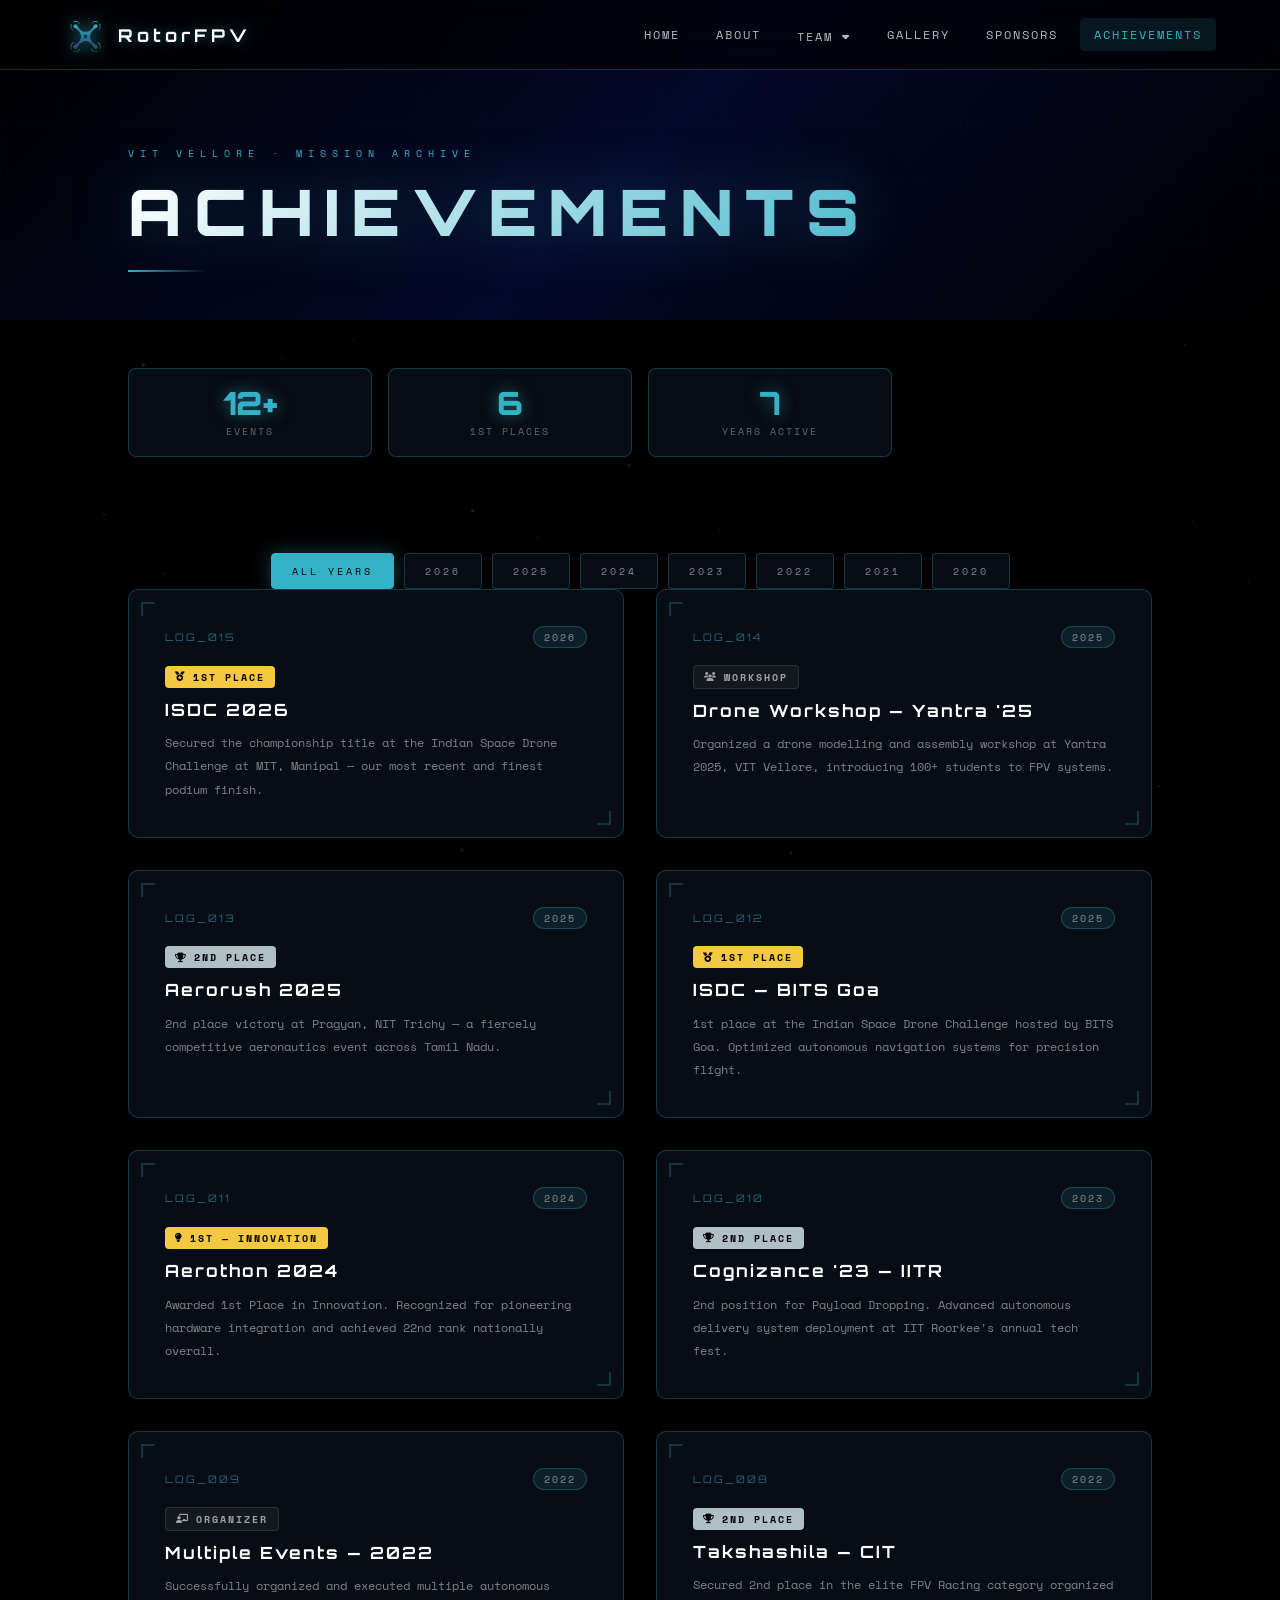
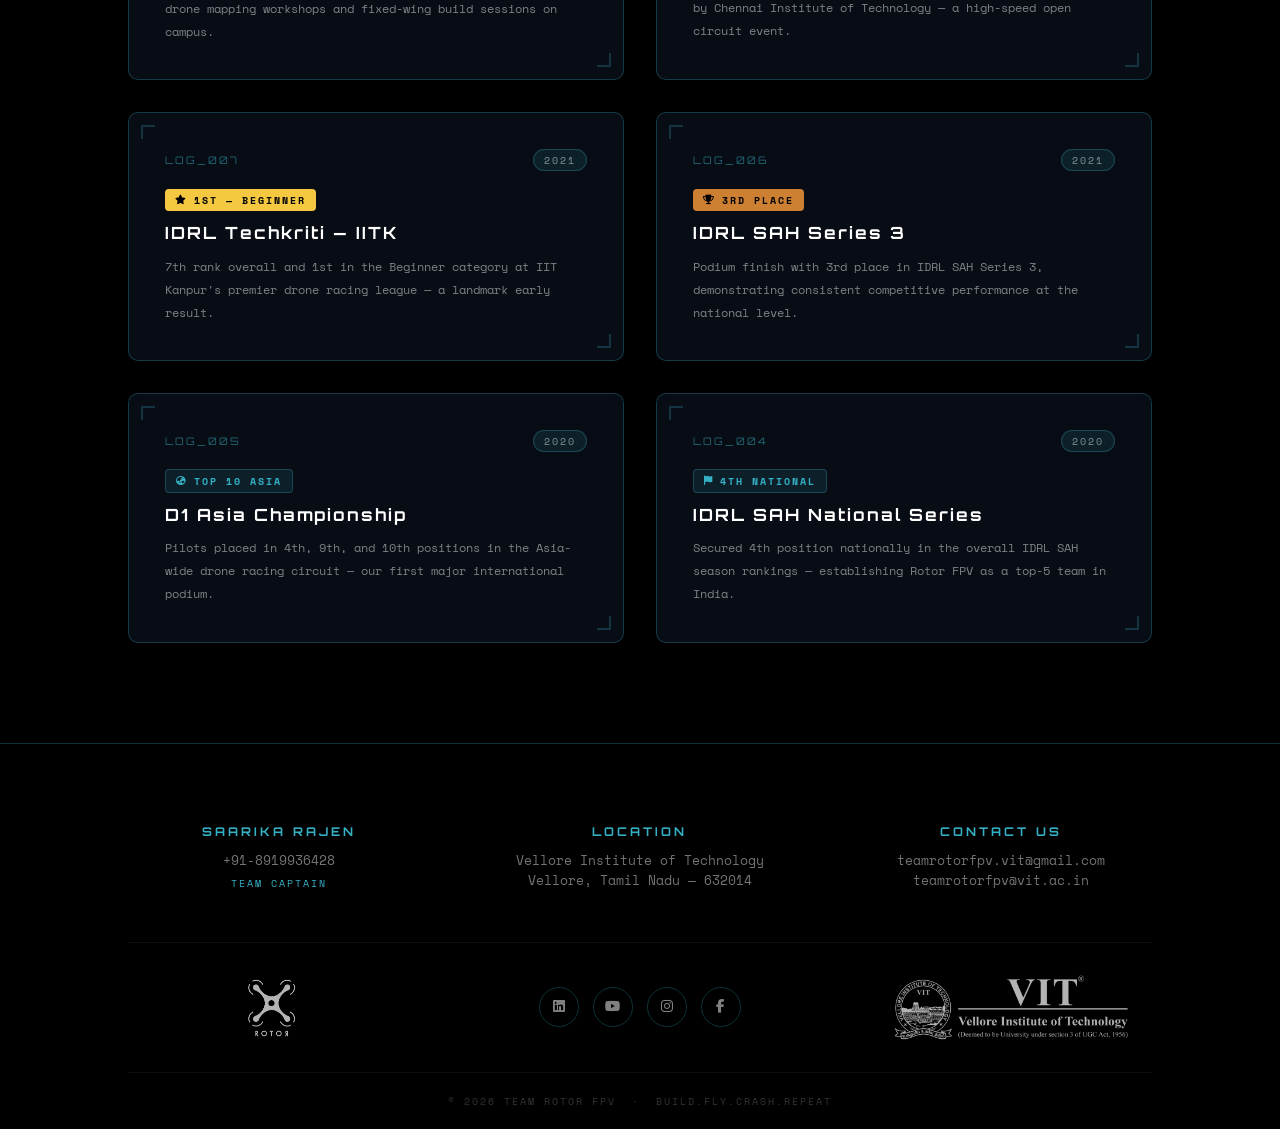
<file: achievements.html>
<!DOCTYPE html>
<html lang="en">
<head>
    <meta charset="UTF-8">
    <meta name="viewport" content="width=device-width, initial-scale=1.0">
    <title>Achievements | Team Rotor FPV</title>
    <link rel="stylesheet" href="https://cdnjs.cloudflare.com/ajax/libs/font-awesome/6.5.0/css/all.min.css">
    <link href="https://fonts.googleapis.com/css2?family=Michroma&family=Orbitron:wght@400;600;700;900&family=Space+Mono:wght@400;700&display=swap" rel="stylesheet">

    <style>
        /* ───── RESET & BASE ───── */
        *, *::before, *::after { box-sizing: border-box; margin: 0; padding: 0; }

        :root {
            --cyan: #35B1C6;
            --cyan-glow: rgba(53,177,198,0.55);
            --cyan-dim: rgba(53,177,198,0.12);
            --cyan-border: rgba(53,177,198,0.28);
            --dark-card: rgba(10,15,25,0.82);
            --gold: #f5c842;
            --silver: #b0bec5;
            --bronze: #cd7f32;
        }

        html { scroll-behavior: smooth; }

        body {
            margin: 0; padding: 0;
            background: #000;
            font-family: 'Space Mono', monospace;
            color: #fff;
            overflow-x: hidden;
        }

        /* ───── PARTICLES ───── */
        #particle-canvas {
            position: fixed;
            top: 0; left: 0;
            width: 100%; height: 100%;
            pointer-events: none;
            z-index: 0;
            opacity: 0.5;
        }

        /* ───── NAVBAR ───── */
        .navbar {
            position: fixed;
            top: 0; left: 0; right: 0;
            z-index: 1000;
            display: flex;
            align-items: center;
            justify-content: space-between;
            padding: 0 5%;
            height: 70px;
            background: rgba(0,0,0,0.6);
            backdrop-filter: blur(18px);
            border-bottom: 1px solid var(--cyan-border);
            transition: background 0.3s;
        }
        .navbar.scrolled { background: rgba(0,0,0,0.95); }

        .logo-section {
            display: flex; align-items: center; gap: 12px; text-decoration: none;
        }
        .logo {
            width: 42px; height: 42px;
            object-fit: contain;
            filter: drop-shadow(0 0 8px var(--cyan));
        }
        .brand-name {
            font-family: 'Orbitron', sans-serif;
            font-size: 1.1rem; font-weight: 700;
            letter-spacing: 4px; color: #fff;
            text-shadow: 0 0 12px var(--cyan-glow);
        }

        .nav-links {
            display: flex; align-items: center; gap: 8px;
        }
        .nav-links a, .dropbtn {
            font-family: 'Space Mono', monospace;
            font-size: 0.72rem; letter-spacing: 2px;
            text-transform: uppercase;
            color: rgba(255,255,255,0.72);
            text-decoration: none;
            padding: 8px 14px; border-radius: 4px;
            transition: all 0.25s; cursor: pointer;
            border: none; background: none;
        }
        .nav-links a:hover, .dropbtn:hover {
            color: var(--cyan); background: var(--cyan-dim);
        }
        .nav-links a.active {
            color: var(--cyan); background: var(--cyan-dim);
        }
        .dropdown { position: relative; }
        .dropdown-content {
            display: none; position: absolute;
            top: calc(100% + 8px); left: 50%;
            transform: translateX(-50%);
            background: rgba(0,0,0,0.96);
            border: 1px solid var(--cyan-border);
            border-radius: 8px; overflow: hidden;
            min-width: 120px; backdrop-filter: blur(20px);
        }
        .dropdown:hover .dropdown-content { display: block; }
        .dropdown-content a {
            display: block; padding: 10px 20px;
            font-size: 0.7rem; letter-spacing: 2px;
            color: rgba(255,255,255,0.7); transition: all 0.2s;
        }
        .dropdown-content a:hover {
            color: var(--cyan); background: var(--cyan-dim); padding-left: 28px;
        }

        /* HAMBURGER */
        .hamburger {
            display: none; flex-direction: column;
            gap: 5px; cursor: pointer; padding: 8px;
        }
        .hamburger span {
            display: block; width: 24px; height: 2px;
            background: var(--cyan); border-radius: 2px; transition: all 0.3s;
        }
        .hamburger.open span:nth-child(1) { transform: translateY(7px) rotate(45deg); }
        .hamburger.open span:nth-child(2) { opacity: 0; }
        .hamburger.open span:nth-child(3) { transform: translateY(-7px) rotate(-45deg); }

        .mobile-menu {
            display: none; position: fixed;
            top: 70px; left: 0; right: 0;
            background: rgba(0,0,0,0.97);
            backdrop-filter: blur(20px);
            border-bottom: 1px solid var(--cyan-border);
            z-index: 999; padding: 20px 0;
            flex-direction: column; gap: 4px;
        }
        .mobile-menu.open { display: flex; }
        .mobile-menu a {
            font-family: 'Space Mono', monospace;
            font-size: 0.75rem; letter-spacing: 2px;
            text-transform: uppercase; color: rgba(255,255,255,0.7);
            text-decoration: none; padding: 12px 8%;
            transition: all 0.2s; border-left: 2px solid transparent;
        }
        .mobile-menu a:hover {
            color: var(--cyan); border-left-color: var(--cyan); background: var(--cyan-dim);
        }
        .mobile-menu .sub-label {
            font-size: 0.6rem; color: var(--cyan);
            padding: 8px 8% 4px; letter-spacing: 3px; opacity: 0.7;
        }

        /* ───── PAGE HERO ───── */
        .page-hero {
            position: relative;
            padding-top: 70px;
            height: clamp(220px, 35vw, 320px);
            display: flex; align-items: flex-end; justify-content: flex-start;
            overflow: hidden;
        }
        .page-hero-bg {
            position: absolute; inset: 0;
            background: linear-gradient(135deg, rgba(0,0,0,0.97) 0%, rgba(5,10,48,0.85) 50%, rgba(0,0,0,0.97) 100%);
            z-index: 1;
        }
        .page-hero-grid {
            position: absolute; inset: 0;
            background-image:
                linear-gradient(rgba(53,177,198,0.04) 1px, transparent 1px),
                linear-gradient(90deg, rgba(53,177,198,0.04) 1px, transparent 1px);
            background-size: 60px 60px;
            z-index: 2;
            mask-image: linear-gradient(to bottom, transparent 0%, rgba(0,0,0,0.6) 40%, rgba(0,0,0,0.6) 70%, transparent 100%);
        }
        .page-hero-content {
            position: relative; z-index: 3;
            padding: 0 clamp(5%, 10%, 160px) 48px;
        }
        .page-hero-eyebrow {
            font-size: 0.65rem; letter-spacing: 6px;
            color: var(--cyan); text-transform: uppercase;
            display: block; margin-bottom: 10px;
            opacity: 0; animation: fadeUp 0.8s ease 0.2s forwards;
        }
        .page-hero-title {
            font-family: 'Orbitron', sans-serif;
            font-size: clamp(2rem, 6vw, 4rem);
            font-weight: 900; letter-spacing: clamp(4px, 1.5vw, 12px);
            background: linear-gradient(135deg, #fff 0%, var(--cyan) 60%, #fff 100%);
            background-size: 200%;
            -webkit-background-clip: text; -webkit-text-fill-color: transparent;
            background-clip: text;
            animation: gradientShift 5s ease infinite, fadeUp 0.8s ease 0.4s both;
            filter: drop-shadow(0 0 30px rgba(53,177,198,0.3));
        }
        .page-hero-line {
            width: 80px; height: 2px;
            background: linear-gradient(90deg, var(--cyan), transparent);
            margin-top: 18px; opacity: 0;
            animation: fadeUp 0.8s ease 0.6s forwards;
        }

        /* ───── FILTER TABS ───── */
        .filter-row {
            position: relative; z-index: 1;
            display: flex; flex-wrap: wrap;
            justify-content: center; gap: 10px;
            padding: clamp(28px, 5vw, 48px) clamp(5%, 10%, 160px) 0;
        }

        .filter-btn {
            font-family: 'Space Mono', monospace;
            font-size: 0.65rem; letter-spacing: 3px;
            text-transform: uppercase; color: rgba(255,255,255,0.5);
            background: var(--dark-card);
            border: 1px solid var(--cyan-border);
            padding: 9px 20px; border-radius: 4px;
            cursor: pointer; transition: all 0.25s;
        }
        .filter-btn:hover {
            color: var(--cyan); border-color: var(--cyan);
            background: var(--cyan-dim);
        }
        .filter-btn.active {
            color: #000; background: var(--cyan);
            border-color: var(--cyan);
            box-shadow: 0 0 20px rgba(53,177,198,0.35);
        }

        /* ───── STATS BAR ───── */
        .stats-bar {
            position: relative; z-index: 1;
            display: grid;
            grid-template-columns: repeat(4, 1fr);
            gap: 16px;
            padding: clamp(28px, 5vw, 48px) clamp(5%, 10%, 160px);
            max-width: 1300px; margin: 0 auto;
        }

        .stat-chip {
            padding: 18px 20px;
            background: var(--dark-card);
            border: 1px solid var(--cyan-border);
            border-radius: 8px;
            text-align: center;
            transition: all 0.3s;
        }
        .stat-chip:hover {
            border-color: var(--cyan);
            box-shadow: 0 0 24px rgba(53,177,198,0.1);
            transform: translateY(-3px);
        }
        .stat-chip-num {
            font-family: 'Orbitron', sans-serif;
            font-size: clamp(1.4rem, 3vw, 2rem);
            font-weight: 900; color: var(--cyan);
            text-shadow: 0 0 16px var(--cyan-glow);
            line-height: 1;
        }
        .stat-chip-label {
            font-size: 0.6rem; letter-spacing: 2px;
            color: rgba(255,255,255,0.38);
            text-transform: uppercase; margin-top: 5px;
        }

        /* ───── EVENTS GRID ───── */
        .events-section {
            position: relative; z-index: 1;
            padding: 0 clamp(5%, 10%, 160px) clamp(60px, 10vw, 100px);
            max-width: 1300px; margin: 0 auto;
        }

        .events-grid {
            display: grid;
            grid-template-columns: repeat(2, 1fr);
            gap: clamp(16px, 3vw, 32px);
        }

        /* ───── EVENT CARD ───── */
        .event-card {
            position: relative;
            background: var(--dark-card);
            border: 1px solid var(--cyan-border);
            border-radius: 10px;
            padding: clamp(20px, 4vw, 36px);
            overflow: hidden;
            transition: all 0.4s cubic-bezier(0.165, 0.84, 0.44, 1);
            backdrop-filter: blur(12px);
        }

        /* Corner brackets */
        .event-card::before, .event-card::after {
            content: '';
            position: absolute;
            width: 14px; height: 14px;
            border: 2px solid var(--cyan);
            opacity: 0.25;
            transition: opacity 0.3s;
        }
        .event-card::before { top: 12px; left: 12px; border-right: 0; border-bottom: 0; }
        .event-card::after  { bottom: 12px; right: 12px; border-left: 0; border-top: 0; }

        .event-card:hover {
            border-color: var(--cyan);
            background: rgba(15, 25, 38, 0.9);
            transform: translateY(-5px);
            box-shadow: 0 16px 50px rgba(0,0,0,0.5), 0 0 30px rgba(53,177,198,0.1);
        }
        .event-card:hover::before,
        .event-card:hover::after { opacity: 0.7; }

        /* Glow sweep on hover */
        .event-card .card-glow {
            position: absolute;
            inset: 0;
            background: radial-gradient(ellipse at 0% 0%, rgba(53,177,198,0.07), transparent 60%);
            pointer-events: none;
            opacity: 0; transition: opacity 0.4s;
        }
        .event-card:hover .card-glow { opacity: 1; }

        /* Meta row */
        .event-meta {
            display: flex; justify-content: space-between;
            align-items: center; margin-bottom: 14px; gap: 8px;
        }

        .event-id {
            font-family: 'Orbitron', sans-serif;
            font-size: 0.65rem; color: var(--cyan); opacity: 0.55;
            letter-spacing: 2px;
        }

        .event-year {
            font-family: 'Space Mono', monospace;
            font-size: 0.6rem; letter-spacing: 2px;
            color: rgba(255,255,255,0.5);
            background: rgba(53,177,198,0.12);
            border: 1px solid var(--cyan-border);
            padding: 3px 10px; border-radius: 20px;
            white-space: nowrap;
        }

        /* Place badge */
        .place-badge {
            display: inline-flex; align-items: center; gap: 6px;
            font-size: 0.6rem; letter-spacing: 2px;
            text-transform: uppercase; font-weight: 700;
            padding: 4px 10px; border-radius: 4px;
            margin-bottom: 10px;
        }
        .place-badge.gold   { color: #000; background: var(--gold); }
        .place-badge.silver { color: #000; background: var(--silver); }
        .place-badge.bronze { color: #000; background: var(--bronze); }
        .place-badge.rank   { color: var(--cyan); background: var(--cyan-dim); border: 1px solid var(--cyan-border); }
        .place-badge.event  { color: rgba(255,255,255,0.6); background: rgba(255,255,255,0.05); border: 1px solid rgba(255,255,255,0.1); }

        .event-title {
            font-family: 'Orbitron', sans-serif;
            font-size: clamp(0.85rem, 2vw, 1.05rem);
            font-weight: 700; letter-spacing: 2px;
            color: #fff; margin-bottom: 10px; line-height: 1.4;
        }

        .event-desc {
            font-family: 'Space Mono', monospace;
            font-size: clamp(0.68rem, 1.4vw, 0.78rem);
            line-height: 1.85; color: rgba(255,255,255,0.48);
        }

        /* ───── REVEAL ───── */
        .reveal {
            opacity: 0; transform: translateY(32px);
            transition: opacity 0.85s ease, transform 0.85s ease;
        }
        .reveal.active { opacity: 1; transform: translateY(0); }
        .reveal-d1 { transition-delay: 0.08s; }
        .reveal-d2 { transition-delay: 0.16s; }
        .reveal-d3 { transition-delay: 0.24s; }
        .reveal-d4 { transition-delay: 0.32s; }

          /* ───── FOOTER ───── */
       .main-footer {
    position: relative;
    z-index: 1;
    background: #000;
    border-top: 1px solid var(--cyan-border);
    padding: clamp(40px, 8vw, 80px) clamp(5%, 10%, 160px) 0;
}

/* ===== TOP GRID (TEXT) ===== */
.footer-grid {
    display: grid;
    grid-template-columns: repeat(3, 1fr);
    gap: 60px; /* balanced spacing */
    padding-bottom: 50px;
    border-bottom: 1px solid rgba(255,255,255,0.06);
    text-align: center;
}

.footer-section {
    display: flex;
    flex-direction: column;
    align-items: center;
}

.footer-section h3 {
    font-family: 'Orbitron', sans-serif;
    font-size: 0.75rem;
    letter-spacing: 3px;
    color: var(--cyan);
    margin-bottom: 12px;
    text-transform: uppercase;
}

.footer-section p,
.footer-section a {
    font-size: 0.8rem;
    color: rgba(255,255,255,0.45);
    line-height: 1.6;
    text-decoration: none;
    transition: color 0.2s;
}

.footer-section a:hover {
    color: var(--cyan);
}

.contact-title {
    font-size: 0.65rem !important;
    letter-spacing: 2px;
    color: var(--cyan) !important;
    text-transform: uppercase;
    margin-top: 4px;
}

/* ===== LOGO + SOCIAL ROW (PERFECT ALIGNMENT) ===== */
.footer-branding {
    display: grid;
    grid-template-columns: repeat(3, 1fr);
    align-items: center;
    padding: 32px 0;
}

/* align each column perfectly */
.footer-branding .footer-logo {
    justify-self: center;
    transform: translateX(-28px);
}

.footer-branding .social-links {
    justify-self: center;
}

.footer-branding .partner-logo {
    justify-self: center;
    transform: translateX(30px);
}

/* logos */
.footer-logo,
.partner-logo {
    height: 65px; /* slightly balanced */
    object-fit: contain;
    opacity: 0.7;
    filter: brightness(0) invert(1);
    transition: all 0.3s ease;
}

.footer-logo:hover,
.partner-logo:hover {
    opacity: 1;
    transform: scale(1.05);
}

/* ===== SOCIAL ICONS ===== */
.social-links {
    display: flex;
    gap: 14px;
}

.social-links a {
    width: 40px;
    height: 40px;
    border: 1px solid var(--cyan-border);
    border-radius: 50%;
    display: flex;
    align-items: center;
    justify-content: center;
    color: rgba(255,255,255,0.5);
    font-size: 0.85rem;
    text-decoration: none;
    transition: all 0.3s;
}

.social-links a:hover {
    color: var(--cyan);
    border-color: var(--cyan);
    box-shadow: 0 0 20px rgba(53,177,198,0.3);
    transform: translateY(-3px);
}

/* ===== COPYRIGHT ===== */
.footer-copyright {
    padding: 20px 0;
    text-align: center;
    border-top: 1px solid rgba(255,255,255,0.05);
}

.footer-copyright p {
    font-size: 0.65rem;
    letter-spacing: 2px;
    color: rgba(255,255,255,0.2);
    text-transform: uppercase;
}

        /* ───── ANIMATIONS ───── */
        @keyframes fadeUp {
            from { opacity: 0; transform: translateY(20px); }
            to   { opacity: 1; transform: translateY(0); }
        }
        @keyframes gradientShift {
            0%, 100% { background-position: 0% 50%; }
            50%       { background-position: 100% 50%; }
        }

        /* ───── RESPONSIVE ───── */
        @media (max-width: 900px) {
            .nav-links { display: none; }
            .hamburger { display: flex; }
            .stats-bar { grid-template-columns: repeat(2, 1fr); }
        }
        @media (max-width: 650px) {
            .events-grid { grid-template-columns: 1fr; }
            .stats-bar { grid-template-columns: repeat(2, 1fr); }
            .footer-grid { grid-template-columns: 1fr; gap: 28px; }
            .footer-branding { justify-content: center; }
        }
        @media (max-width: 400px) {
            .stats-bar { grid-template-columns: 1fr 1fr; gap: 10px; }
            .filter-row { gap: 8px; }
        }
    </style>
</head>
<body>

<canvas id="particle-canvas"></canvas>

<!-- NAVBAR -->
<nav class="navbar" id="navbar">
    <div class="logo-section">
        <img src="images/logo.png" class="logo" alt="Rotor FPV Logo">
        <span class="brand-name">RotorFPV</span>
    </div>
    <div class="nav-links">
        <a href="index.html">Home</a>
        <a href="about.html">About</a>
        <div class="dropdown">
            <span class="dropbtn">Team <i class="fa fa-caret-down"></i></span>
            <div class="dropdown-content">
                <a href="team2026.html">2026</a>
                <a href="team2025.html">2025</a>
               
            </div>
        </div>
        <a href="gallery.html">Gallery</a>
        <a href="sponsors.html">Sponsors</a>
        <a href="achievements.html" class="active">Achievements</a>
    </div>
    <div class="hamburger" id="hamburger">
        <span></span><span></span><span></span>
    </div>
</nav>

<!-- MOBILE MENU -->
<div class="mobile-menu" id="mobile-menu">
    <a href="index.html">Home</a>
    <a href="about.html">About</a>
    <span class="sub-label">Team</span>
    <a href="team2026.html" style="padding-left:12%">2026</a>
    <a href="team2025.html" style="padding-left:12%">2025</a>
    <a href="gallery.html">Gallery</a>
    <a href="sponsors.html">Sponsors</a>
    <a href="achievements.html">Achievements</a>
</div>

<!-- PAGE HERO -->
<div class="page-hero">
    <div class="page-hero-bg"></div>
    <div class="page-hero-grid"></div>
    <div class="page-hero-content">
        <span class="page-hero-eyebrow">VIT Vellore · Mission Archive</span>
        <h1 class="page-hero-title">ACHIEVEMENTS</h1>
        <div class="page-hero-line"></div>
    </div>
</div>

<!-- STATS BAR -->
<div class="stats-bar">
    <div class="stat-chip reveal">
        <div class="stat-chip-num">12+</div>
        <div class="stat-chip-label">Events</div>
    </div>
    <div class="stat-chip reveal reveal-d1">
        <div class="stat-chip-num">6</div>
        <div class="stat-chip-label">1st Places</div>
    </div>
    <div class="stat-chip reveal reveal-d2">
        <div class="stat-chip-num">7</div>
        <div class="stat-chip-label">Years Active</div>
    </div>
    
</div>

<!-- FILTER TABS -->
<div class="filter-row" id="filter-row">
    <button class="filter-btn active" data-year="all">All Years</button>
    <button class="filter-btn" data-year="2026">2026</button>
    <button class="filter-btn" data-year="2025">2025</button>
    <button class="filter-btn" data-year="2024">2024</button>
    <button class="filter-btn" data-year="2023">2023</button>
    <button class="filter-btn" data-year="2022">2022</button>
    <button class="filter-btn" data-year="2021">2021</button>
    <button class="filter-btn" data-year="2020">2020</button>
</div>

<!-- EVENTS GRID -->
<section class="events-section">
    <div class="events-grid" id="events-grid">

        <div class="event-card reveal" data-year="2026">
            <div class="card-glow"></div>
            <div class="event-meta">
                <span class="event-id">LOG_015</span>
                <span class="event-year">2026</span>
            </div>
            <span class="place-badge gold"><i class="fas fa-medal"></i> 1st Place</span>
            <h3 class="event-title">ISDC 2026</h3>
            <p class="event-desc">Secured the championship title at the Indian Space Drone Challenge at MIT, Manipal — our most recent and finest podium finish.</p>
        </div>

        <div class="event-card reveal reveal-d1" data-year="2025">
            <div class="card-glow"></div>
            <div class="event-meta">
                <span class="event-id">LOG_014</span>
                <span class="event-year">2025</span>
            </div>
            <span class="place-badge event"><i class="fas fa-users"></i> Workshop</span>
            <h3 class="event-title">Drone Workshop — Yantra '25</h3>
            <p class="event-desc">Organized a drone modelling and assembly workshop at Yantra 2025, VIT Vellore, introducing 100+ students to FPV systems.</p>
        </div>

        <div class="event-card reveal" data-year="2025">
            <div class="card-glow"></div>
            <div class="event-meta">
                <span class="event-id">LOG_013</span>
                <span class="event-year">2025</span>
            </div>
            <span class="place-badge silver"><i class="fas fa-trophy"></i> 2nd Place</span>
            <h3 class="event-title">Aerorush 2025</h3>
            <p class="event-desc">2nd place victory at Pragyan, NIT Trichy — a fiercely competitive aeronautics event across Tamil Nadu.</p>
        </div>

        <div class="event-card reveal reveal-d1" data-year="2025">
            <div class="card-glow"></div>
            <div class="event-meta">
                <span class="event-id">LOG_012</span>
                <span class="event-year">2025</span>
            </div>
            <span class="place-badge gold"><i class="fas fa-medal"></i> 1st Place</span>
            <h3 class="event-title">ISDC — BITS Goa</h3>
            <p class="event-desc">1st place at the Indian Space Drone Challenge hosted by BITS Goa. Optimized autonomous navigation systems for precision flight.</p>
        </div>

        <div class="event-card reveal" data-year="2024">
            <div class="card-glow"></div>
            <div class="event-meta">
                <span class="event-id">LOG_011</span>
                <span class="event-year">2024</span>
            </div>
            <span class="place-badge gold"><i class="fas fa-lightbulb"></i> 1st — Innovation</span>
            <h3 class="event-title">Aerothon 2024</h3>
            <p class="event-desc">Awarded 1st Place in Innovation. Recognized for pioneering hardware integration and achieved 22nd rank nationally overall.</p>
        </div>

        <div class="event-card reveal reveal-d1" data-year="2023">
            <div class="card-glow"></div>
            <div class="event-meta">
                <span class="event-id">LOG_010</span>
                <span class="event-year">2023</span>
            </div>
            <span class="place-badge silver"><i class="fas fa-trophy"></i> 2nd Place</span>
            <h3 class="event-title">Cognizance '23 — IITR</h3>
            <p class="event-desc">2nd position for Payload Dropping. Advanced autonomous delivery system deployment at IIT Roorkee's annual tech fest.</p>
        </div>

        <div class="event-card reveal" data-year="2022">
            <div class="card-glow"></div>
            <div class="event-meta">
                <span class="event-id">LOG_009</span>
                <span class="event-year">2022</span>
            </div>
            <span class="place-badge event"><i class="fas fa-chalkboard-teacher"></i> Organizer</span>
            <h3 class="event-title">Multiple Events — 2022</h3>
            <p class="event-desc">Successfully organized and executed multiple autonomous drone mapping workshops and fixed-wing build sessions on campus.</p>
        </div>

        <div class="event-card reveal reveal-d1" data-year="2022">
            <div class="card-glow"></div>
            <div class="event-meta">
                <span class="event-id">LOG_008</span>
                <span class="event-year">2022</span>
            </div>
            <span class="place-badge silver"><i class="fas fa-trophy"></i> 2nd Place</span>
            <h3 class="event-title">Takshashila — CIT</h3>
            <p class="event-desc">Secured 2nd place in the elite FPV Racing category organized by Chennai Institute of Technology — a high-speed open circuit event.</p>
        </div>

        <div class="event-card reveal" data-year="2021">
            <div class="card-glow"></div>
            <div class="event-meta">
                <span class="event-id">LOG_007</span>
                <span class="event-year">2021</span>
            </div>
            <span class="place-badge gold"><i class="fas fa-star"></i> 1st — Beginner</span>
            <h3 class="event-title">IDRL Techkriti — IITK</h3>
            <p class="event-desc">7th rank overall and 1st in the Beginner category at IIT Kanpur's premier drone racing league — a landmark early result.</p>
        </div>

        <div class="event-card reveal reveal-d1" data-year="2021">
            <div class="card-glow"></div>
            <div class="event-meta">
                <span class="event-id">LOG_006</span>
                <span class="event-year">2021</span>
            </div>
            <span class="place-badge bronze"><i class="fas fa-trophy"></i> 3rd Place</span>
            <h3 class="event-title">IDRL SAH Series 3</h3>
            <p class="event-desc">Podium finish with 3rd place in IDRL SAH Series 3, demonstrating consistent competitive performance at the national level.</p>
        </div>

        <div class="event-card reveal" data-year="2020">
            <div class="card-glow"></div>
            <div class="event-meta">
                <span class="event-id">LOG_005</span>
                <span class="event-year">2020</span>
            </div>
            <span class="place-badge rank"><i class="fas fa-globe-asia"></i> Top 10 Asia</span>
            <h3 class="event-title">D1 Asia Championship</h3>
            <p class="event-desc">Pilots placed in 4th, 9th, and 10th positions in the Asia-wide drone racing circuit — our first major international podium.</p>
        </div>

        <div class="event-card reveal reveal-d1" data-year="2020">
            <div class="card-glow"></div>
            <div class="event-meta">
                <span class="event-id">LOG_004</span>
                <span class="event-year">2020</span>
            </div>
            <span class="place-badge rank"><i class="fas fa-flag"></i> 4th National</span>
            <h3 class="event-title">IDRL SAH National Series</h3>
            <p class="event-desc">Secured 4th position nationally in the overall IDRL SAH season rankings — establishing Rotor FPV as a top-5 team in India.</p>
        </div>

    </div>
</section>

<!-- FOOTER -->
<footer class="main-footer">
    <div class="footer-grid">
        <div class="footer-section">
            <h3>Saarika Rajen</h3>
            <p>+91-8919936428</p>
            <p class="contact-title">Team Captain</p>
        </div>
        <div class="footer-section">
            <h3>Location</h3>
            <p>Vellore Institute of Technology</p>
            <p>Vellore, Tamil Nadu — 632014</p>
        </div>
        <div class="footer-section">
            <h3>Contact Us</h3>
            <a href="mailto:teamrotorfpv.vit@gmail.com" class="footer-link">teamrotorfpv.vit@gmail.com</a>
            <a href="mailto:teamrotorfpv@vit.ac.in" class="footer-link">teamrotorfpv@vit.ac.in</a>
        </div>
    </div>
    <div class="footer-branding">
        <img src="images/white VIT-ROTOR.png" class="footer-logo" alt="Rotor FPV">
        <div class="social-links">
            <a href="https://www.linkedin.com/company/team-rotorfpv" target="_blank"><i class="fab fa-linkedin"></i></a>
            <a href="https://youtube.com" target="_blank"><i class="fab fa-youtube"></i></a>
            <a href="https://www.instagram.com/teamrotorfpv" target="_blank"><i class="fab fa-instagram"></i></a>
            <a href="https://facebook.com" target="_blank"><i class="fab fa-facebook-f"></i></a>
        </div>
        <img src="images/vitlogo.png" class="partner-logo" alt="VIT">
    </div>
    <div class="footer-copyright">
        <p>&copy; 2026 Team Rotor FPV &nbsp;·&nbsp; Build.Fly.Crash.Repeat</p>
    </div>
</footer>

<script>
// ───── PARTICLES ─────
const canvas = document.getElementById('particle-canvas');
const ctx = canvas.getContext('2d');
function resize() { canvas.width = window.innerWidth; canvas.height = window.innerHeight; }
resize();
window.addEventListener('resize', resize);

const particles = [];
class Particle {
    constructor() { this.reset(); }
    reset() {
        this.x = Math.random() * canvas.width;
        this.y = Math.random() * canvas.height;
        this.vx = (Math.random() - 0.5) * 0.35;
        this.vy = (Math.random() - 0.5) * 0.35;
        this.radius = Math.random() * 1.4 + 0.3;
        this.alpha = Math.random() * 0.4 + 0.08;
    }
    update() {
        this.x += this.vx; this.y += this.vy;
        if (this.x < 0 || this.x > canvas.width || this.y < 0 || this.y > canvas.height) this.reset();
    }
    draw() {
        ctx.beginPath();
        ctx.arc(this.x, this.y, this.radius, 0, Math.PI * 2);
        ctx.fillStyle = `rgba(53,177,198,${this.alpha})`;
        ctx.fill();
    }
}
for (let i = 0; i < 70; i++) particles.push(new Particle());

function drawLines() {
    for (let i = 0; i < particles.length; i++) {
        for (let j = i + 1; j < particles.length; j++) {
            const dx = particles[i].x - particles[j].x;
            const dy = particles[i].y - particles[j].y;
            const d = Math.sqrt(dx*dx + dy*dy);
            if (d < 110) {
                ctx.beginPath();
                ctx.moveTo(particles[i].x, particles[i].y);
                ctx.lineTo(particles[j].x, particles[j].y);
                ctx.strokeStyle = `rgba(53,177,198,${0.07*(1-d/110)})`;
                ctx.lineWidth = 0.5;
                ctx.stroke();
            }
        }
    }
}
function animate() {
    ctx.clearRect(0, 0, canvas.width, canvas.height);
    particles.forEach(p => { p.update(); p.draw(); });
    drawLines();
    requestAnimationFrame(animate);
}
animate();

// ───── NAVBAR ─────
window.addEventListener('scroll', () => {
    document.getElementById('navbar').classList.toggle('scrolled', window.scrollY > 40);
});

// ───── HAMBURGER ─────
const hamburger = document.getElementById('hamburger');
const mobileMenu = document.getElementById('mobile-menu');
hamburger.addEventListener('click', () => {
    hamburger.classList.toggle('open');
    mobileMenu.classList.toggle('open');
});

// ───── SCROLL REVEAL ─────
const reveals = document.querySelectorAll('.reveal');
const observer = new IntersectionObserver((entries) => {
    entries.forEach(e => { if (e.isIntersecting) e.target.classList.add('active'); });
}, { threshold: 0.08 });
reveals.forEach(el => observer.observe(el));

// ───── YEAR FILTER ─────
document.getElementById('filter-row').addEventListener('click', (e) => {
    const btn = e.target.closest('.filter-btn');
    if (!btn) return;

    document.querySelectorAll('.filter-btn').forEach(b => b.classList.remove('active'));
    btn.classList.add('active');

    const year = btn.dataset.year;
    const cards = document.querySelectorAll('.event-card');

    cards.forEach(card => {
        const match = year === 'all' || card.dataset.year === year;
        card.style.transition = 'opacity 0.35s ease, transform 0.35s ease';
        if (match) {
            card.style.opacity = '1';
            card.style.transform = '';
            card.style.display = '';
        } else {
            card.style.opacity = '0';
            card.style.transform = 'scale(0.96)';
            setTimeout(() => {
                if (card.dataset.year !== document.querySelector('.filter-btn.active').dataset.year &&
                    document.querySelector('.filter-btn.active').dataset.year !== 'all') {
                    card.style.display = 'none';
                }
            }, 350);
        }
    });
});
</script>
</body>
</html>
</file>
